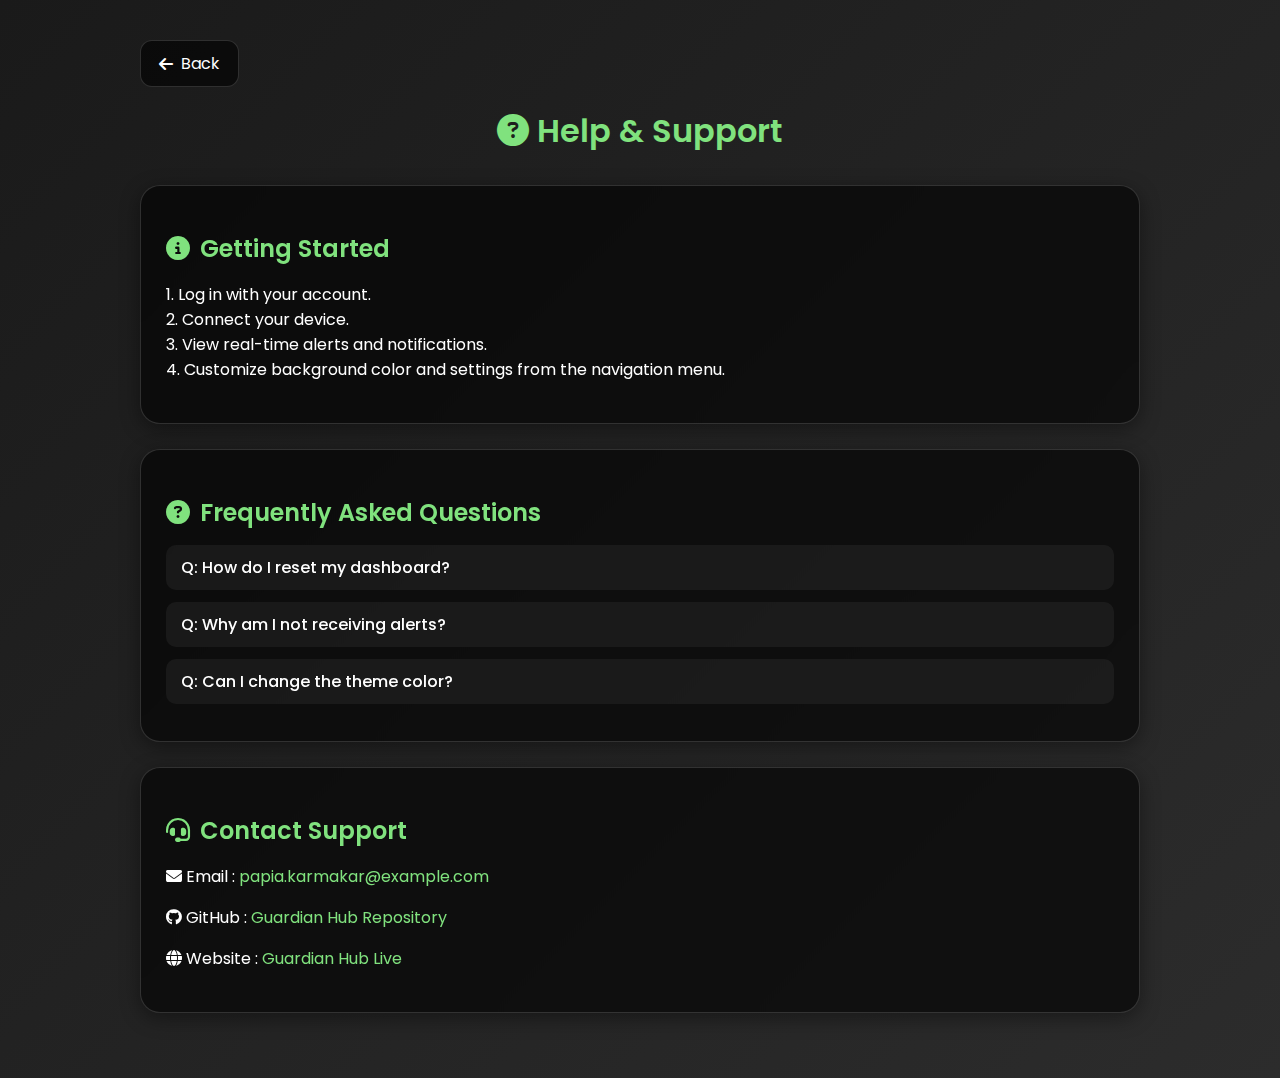
<file: Help.html>
<!DOCTYPE html>
<html lang="en">

<head>
    <meta charset="UTF-8">
    <meta name="viewport" content="width=device-width, initial-scale=1.0">

    <!-- ✅ Favicon -->
    <link rel="icon" href="https://papia-tech.github.io/Guardian_Hub/Favicon.png" type="image/png">

    <title>Help & Support</title>

    <link rel="stylesheet" href="https://cdnjs.cloudflare.com/ajax/libs/font-awesome/6.5.0/css/all.min.css">
    <link href="https://fonts.googleapis.com/css2?family=Poppins:wght@400;600&display=swap" rel="stylesheet">

    <style>
        :root {
            --base-color: #4CAF50;
            --base-light: #80e27e;
            --card-bg: rgba(0, 0, 0, 0.6);
            --card-border: rgba(255, 255, 255, 0.15);
        }

        body {
            font-family: 'Poppins', sans-serif;
            background: linear-gradient(135deg, #1a1a1a, #2c2c2c);
            color: #fff;
            margin: 0;
            padding: 0;
            min-height: 100vh;
        }

        /* Container */
        .container {
            max-width: 1000px;
            margin: auto;
            padding: 40px 20px;
        }

        header {
            font-size: 2rem;
            font-weight: 600;
            margin-bottom: 30px;
            text-align: center;
            color: var(--base-light);
        }

        /* Back button */
        .back-btn {
            display: inline-flex;
            align-items: center;
            gap: 8px;
            padding: 10px 18px;
            margin-bottom: 20px;
            background: var(--card-bg);
            border: 1px solid var(--card-border);
            border-radius: 12px;
            color: #fff;
            font-size: 16px;
            text-decoration: none;
            transition: all 0.3s ease;
        }

        .back-btn:hover {
            background: var(--base-color);
            border-color: var(--base-light);
            color: #000;
            transform: translateY(-2px);
        }

        /* Card */
        .card {
            background: var(--card-bg);
            backdrop-filter: blur(12px);
            border: 1px solid var(--card-border);
            border-radius: 20px;
            padding: 25px;
            margin-bottom: 25px;
            box-shadow: 0 5px 20px rgba(0, 0, 0, 0.4);
        }

        .card h2 {
            font-size: 1.5rem;
            font-weight: 600;
            margin-bottom: 15px;
            display: flex;
            align-items: center;
            gap: 10px;
            color: var(--base-light);
        }

        .faq-item {
            margin-bottom: 15px;
        }

        /* FAQ interactive */
        details {
            background: rgba(255, 255, 255, 0.05);
            padding: 10px 15px;
            border-radius: 10px;
            margin-bottom: 12px;
            cursor: pointer;
            transition: all 0.3s ease;
        }

        details:hover {
            background: rgba(255, 255, 255, 0.1);
        }

        summary {
            font-weight: 500;
            font-size: 1rem;
            outline: none;
            list-style: none;
        }

        summary::-webkit-details-marker {
            display: none;
        }

        a {
            color: var(--base-light);
            text-decoration: none;
            transition: color 0.3s;
        }

        a:hover {
            color: var(--base-color);
        }
    </style>
</head>

<body>
    <div class="container">
        <a href="dashboard.html" class="back-btn"><i class="fa-solid fa-arrow-left"></i> Back</a>

        <header><i class="fa-solid fa-circle-question"></i> Help & Support</header>

        <!-- Getting Started -->
        <div class="card">
            <h2><i class="fa-solid fa-circle-info"></i> Getting Started</h2>
            <p>
                1. Log in with your account.<br>
                2. Connect your device.<br>
                3. View real-time alerts and notifications.<br>
                4. Customize background color and settings from the navigation menu.<br>
            </p>
        </div>

        <!-- FAQ -->
        <div class="card">
            <h2><i class="fa-solid fa-circle-question"></i> Frequently Asked Questions</h2>
            <details>
                <summary>Q: How do I reset my dashboard?</summary>
                <p>A: Go to <i>Settings</i> → <i>System Reset</i>. This will clear temporary data but keep your saved
                    devices.</p>
            </details>
            <details>
                <summary>Q: Why am I not receiving alerts?</summary>
                <p>A: Ensure your devices are properly connected and your internet is stable. Check the <i>Connected</i>
                    status.</p>
            </details>
            <details>
                <summary>Q: Can I change the theme color?</summary>
                <p>A: Yes! Use the <i>Background</i> option in the navigation menu to pick a color.</p>
            </details>
        </div>

        <!-- Contact -->
        <div class="card">
            <h2><i class="fa-solid fa-headset"></i> Contact Support</h2>
            <p><i class="fa-solid fa-envelope"></i> Email : <a
                    href="mailto:papia.karmakar@example.com">papia.karmakar@example.com</a></p>
            <p><i class="fa-brands fa-github"></i> GitHub : <a href="https://github.com/papia-tech/Guardian_Hub"
                    target="_blank">Guardian Hub Repository</a></p>
            <p><i class="fa-solid fa-globe"></i> Website : <a href="https://papia-tech.github.io/Guardian_Hub/"
                    target="_blank">Guardian Hub Live</a></p>
        </div>
    </div>
</body>

</html>
</file>
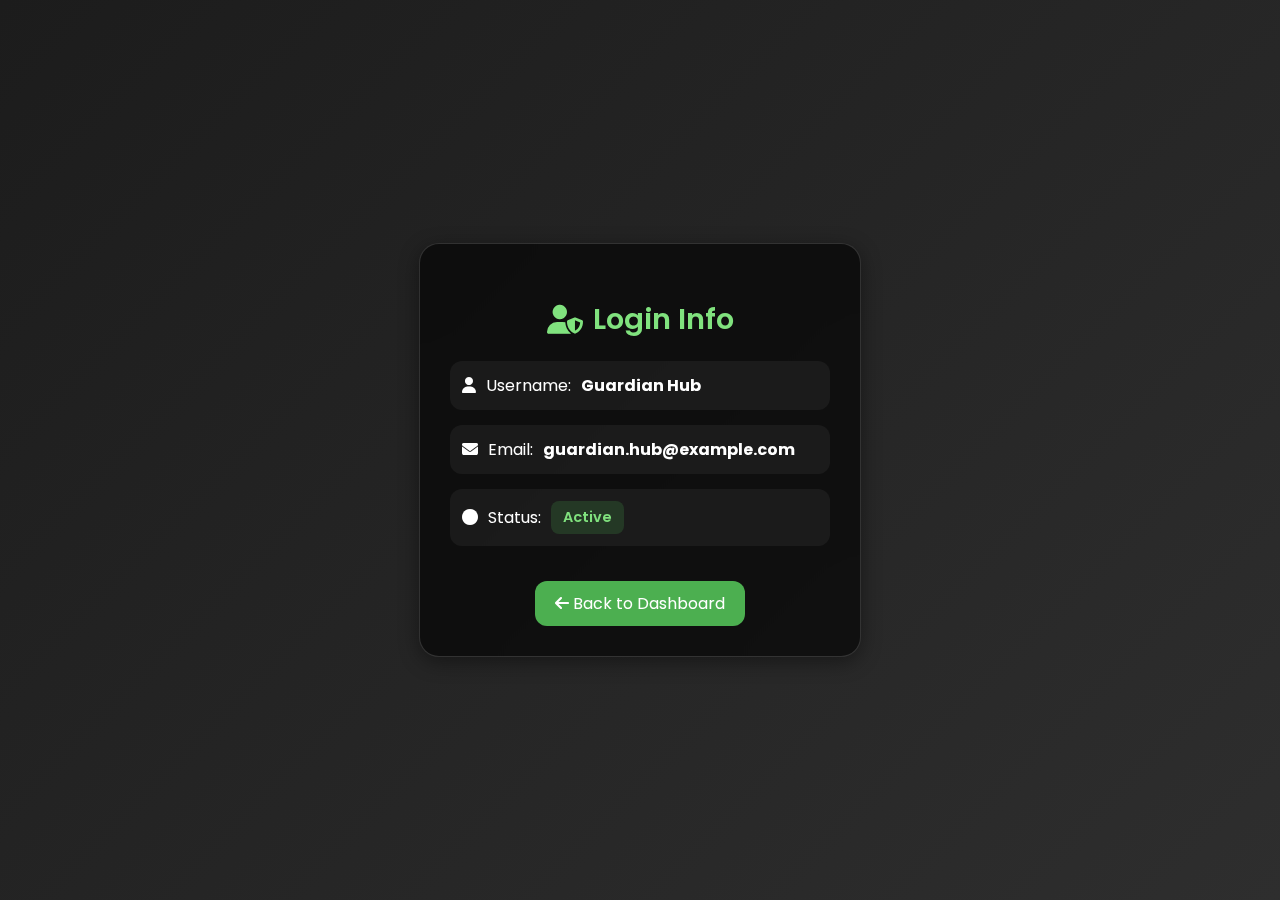
<file: Login.html>
<!DOCTYPE html>
<html lang="en">

<head>
    <meta charset="UTF-8">
    <meta name="viewport" content="width=device-width, initial-scale=1.0">

    <!-- ✅ Favicon -->
    <link rel="icon" href="https://papia-tech.github.io/Guardian_Hub/Favicon.png" type="image/png">

    <title>Guardian Hub - Login View</title>

    <link rel="stylesheet" href="https://cdnjs.cloudflare.com/ajax/libs/font-awesome/6.5.0/css/all.min.css">
    <link href="https://fonts.googleapis.com/css2?family=Poppins:wght@400;600&display=swap" rel="stylesheet">

    <style>
        :root {
            --base-color: #4CAF50;
            --base-light: #80e27e;
            --card-bg: rgba(0, 0, 0, 0.6);
            --card-border: rgba(255, 255, 255, 0.15);
        }

        body {
            font-family: 'Poppins', sans-serif;
            background: linear-gradient(135deg, #1c1c1c, #2e2e2e);
            color: #fff;
            margin: 0;
            padding: 0;
            min-height: 100vh;
            display: flex;
            justify-content: center;
            align-items: center;
        }

        .card {
            width: 380px;
            background: var(--card-bg);
            backdrop-filter: blur(12px);
            border: 1px solid var(--card-border);
            border-radius: 20px;
            padding: 30px;
            box-shadow: 0 5px 20px rgba(0, 0, 0, 0.4);
            text-align: center;
            animation: fadeIn 0.7s ease forwards;
        }

        .card h2 {
            font-size: 1.8rem;
            font-weight: 600;
            margin-bottom: 20px;
            color: var(--base-light);
            display: flex;
            justify-content: center;
            align-items: center;
            gap: 10px;
        }

        .info-item {
            margin: 15px 0;
            padding: 12px;
            background: rgba(255, 255, 255, 0.05);
            border-radius: 12px;
            font-size: 1rem;
            display: flex;
            align-items: center;
            gap: 10px;
        }

        .status {
            padding: 6px 12px;
            border-radius: 8px;
            font-size: 0.9rem;
            font-weight: 600;
        }

        .active {
            background: rgba(76, 175, 80, 0.2);
            color: var(--base-light);
        }

        .inactive {
            background: rgba(255, 99, 71, 0.2);
            color: #ff6f61;
        }

        .btn {
            display: inline-block;
            margin-top: 20px;
            padding: 10px 20px;
            border-radius: 12px;
            border: none;
            cursor: pointer;
            font-size: 1rem;
            background: var(--base-color);
            color: #fff;
            transition: all 0.3s;
            text-decoration: none;
        }

        .btn:hover {
            background: var(--base-light);
            color: #000;
            transform: translateY(-2px);
        }

        @keyframes fadeIn {
            from {
                opacity: 0;
                transform: translateY(10px);
            }

            to {
                opacity: 1;
                transform: translateY(0);
            }
        }
    </style>
</head>

<body>
    <div class="card">
        <h2><i class="fa-solid fa-user-shield"></i> Login Info</h2>

        <div class="info-item">
            <i class="fa-solid fa-user"></i> Username: <strong>Guardian Hub</strong>
        </div>
        <div class="info-item">
            <i class="fa-solid fa-envelope"></i> Email: <strong>guardian.hub@example.com</strong>
        </div>
        <div class="info-item">
            <i class="fa-solid fa-circle"></i> Status:
            <span class="status active">Active</span>
        </div>

        <a href="dashboard.html" class="btn"><i class="fa-solid fa-arrow-left"></i> Back to Dashboard</a>
    </div>
</body>

</html>
</file>
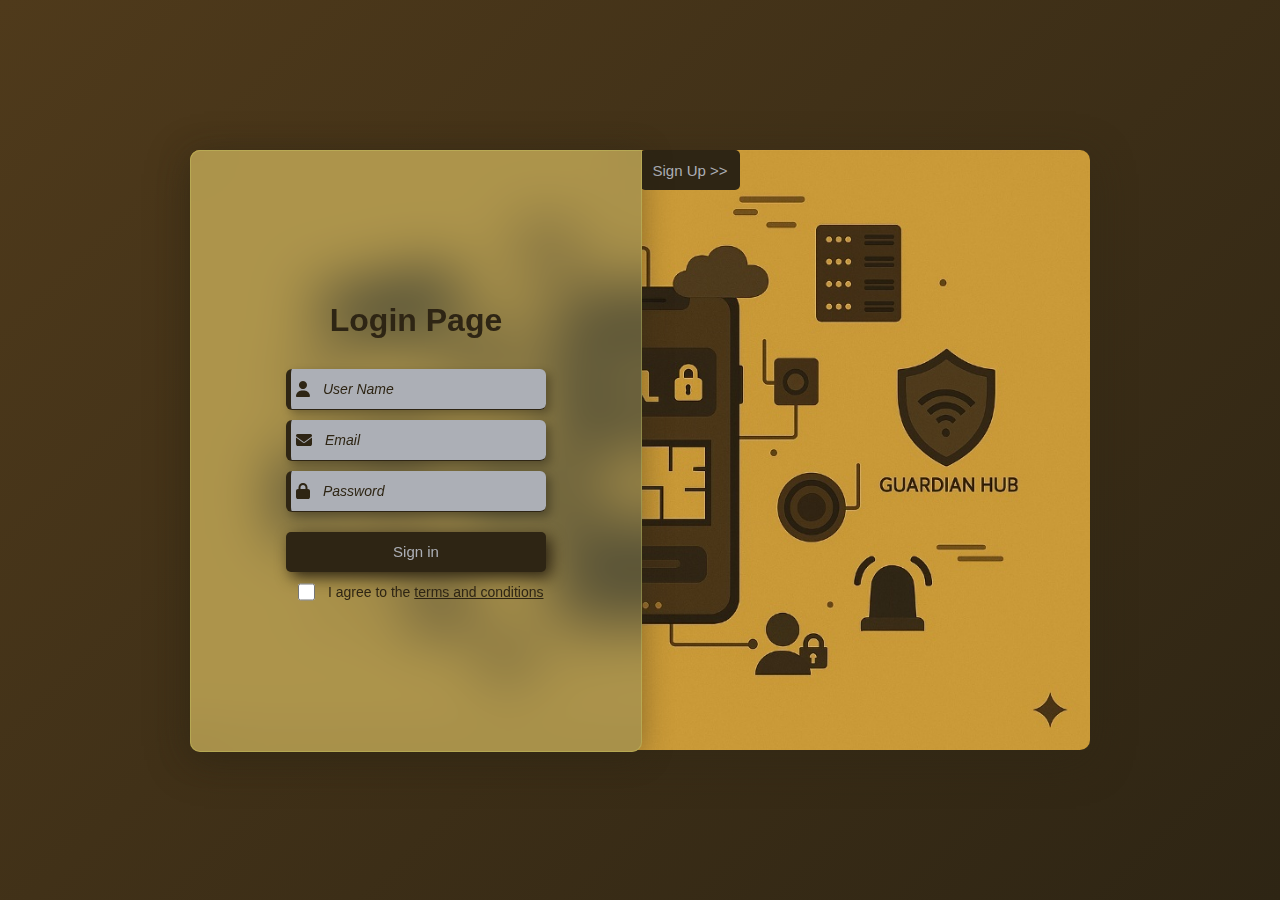
<file: login.html>
<!DOCTYPE html>
<html lang="en">

<head>
    <meta charset="UTF-8" />
    <title>Login</title>
    <link rel="shortcut icon" href="favicon.png" type="image/x-icon" />
    <link rel="stylesheet" href="https://cdnjs.cloudflare.com/ajax/libs/font-awesome/6.5.0/css/all.min.css" />

    <style>
        body {
            margin: 0;
            background: linear-gradient(135deg, #4f3a1b, #2e2514);
            height: 100vh;
            display: flex;
            justify-content: center;
            align-items: center;
            font-family: "Segoe UI", sans-serif;
            color: white;
            overflow-y: hidden;
        }

        .container {
            position: relative;
            width: 900px;
            height: 600px;
            box-shadow: 0 10px 40px rgba(46, 37, 20, 0.4);
        }

        .back {
            position: absolute;
            z-index: 1;
            width: 900px;
            height: 600px;
            border-radius: 10px;
            background: url('login.png') no-repeat center/cover;
        }

        h1 {
            color: rgba(46, 37, 20, 255);
            font-weight: bold;
            margin-bottom: 30px;
        }

        .front {
            position: absolute;
            z-index: 3;
            width: 450px;
            height: 600px;
            border-radius: 10px 0px 10px 10px;
            background-color: rgba(130, 139, 104, 0.4);
            box-shadow: 0 4px 30px rgba(46, 37, 20, 0.4);
            backdrop-filter: blur(30px);
            -webkit-backdrop-filter: blur(20px);
            border: 1px solid rgba(212, 221, 106, 0.3);
            top: 0;
            left: 0;
            display: flex;
            flex-direction: column;
            justify-content: center;
            align-items: center;
        }

        /* Slide to right */
        .slide-right {
            animation: slideRight 1s forwards;
        }

        @keyframes slideRight {
            from {
                left: 0;
                border-radius: 10px 0px 10px 10px;
            }

            80% {
                border-radius: 10px 10px 10px 10px;
            }

            to {
                left: 450px;
                border-radius: 0px 10px 10px 10px;
            }
        }

        /* Slide back to left */
        .slide-left {
            animation: slideLeft 1s forwards;
        }

        @keyframes slideLeft {
            from {
                left: 450px;
                border-radius: 0px 10px 10px 10px;
            }

            20% {
                border-radius: 10px 10px 10px 10px;
            }

            to {
                left: 0;
                border-radius: 10px 0px 10px 10px;
            }
        }

        .minifront {
            position: absolute;
            z-index: 2;
            width: 100px;
            height: 40px;
            border-radius: 0px 5px 5px 0px;
            background-color: rgba(172, 175, 182);
            top: 0;
            left: 450px;
            display: flex;
            justify-content: center;
            align-items: center;
            transition: all 1s ease-in-out;
        }

        .minifront.move-left {
            left: 350px;
            border-radius: 10px;
        }

        .minifront.move-right {
            left: 450px;
            border-radius: 10px;
        }

        .button1 {
            width: 100px;
            height: 40px;
            border-radius: 5px;
            background-color: rgba(46, 37, 20, 255);
            border: none;
            font-size: 15px;
            color: #acafb6;
            cursor: pointer;
        }

        .button1:hover {
            background-color: rgb(79, 65, 38);
        }


        .button2 {
            width: 260px;
            height: 40px;
            border-radius: 5px;
            background-color: rgba(46, 37, 20, 255);
            border: none;
            margin-top: 10px;
            font-size: 15px;
            color: #acafb6;
            box-shadow: 5px 5px 15px rgba(46, 37, 20, 255);
            cursor: pointer;
        }

        .button2:hover {
            background-color: rgb(79, 65, 38);
        }

        .button2 a {
            text-decoration: none;
            color: #acafb6;
        }

        form {
            display: flex;
            flex-direction: column;
        }

        .input-container {
            border-left: 5px solid rgba(46, 37, 20, 255);
            border-bottom: 1px solid rgba(46, 37, 20, 255);
            box-shadow: 4px 4px 10px rgba(0, 0, 0, 0.3);
            margin-bottom: 10px;
            width: 250px;
            height: 40px;
            border-radius: 6px;
            padding-left: 5px;
            gap: 8px;
            background-color: #acafb6;
            display: flex;
            align-items: center;
        }

        .input-container i {
            color: rgba(46, 37, 20, 255);
            font-size: 16px;
        }

        input::placeholder {
            color: rgba(46, 37, 20, 255);
            font-style: italic;
            opacity: 1;
        }

        input:focus {
            font-family: 'Arial';
            color: rgba(46, 37, 20, 255);
            font-size: 14px;
        }

        .input-container input {
            flex: 1;
            height: 70%;
            border: none;
            outline: none;
            background: transparent;
            caret-color: rgba(46, 37, 20, 255);
            padding-left: 5px;
            font-size: 14px;
            border-radius: 4px;
        }
    </style>
</head>

<body>


    <div class="container">
        <div class="back"></div>

        <div class="minifront move-right" id="mini">
            <button class="button1" id="toggleButton">Sign Up >></button>
        </div>

        <div class="front" id="panel">
            <h1 id="formTitle">Login Page</h1>

            <form action="/submit" method="post">
                <div class="input-container">
                    <i class="fa fa-user icon"></i>
                    <input type="text" id="text" name="text" placeholder="User Name" required>
                </div>

                <div class="input-container">
                    <i class="fa fa-envelope icon"></i>
                    <input type="email" id="email" name="email" placeholder="Email" required>
                </div>

                <div class="input-container">
                    <i class="fa fa-lock icon"></i>
                    <input type="password" id="password" name="password" placeholder="Password" required>
                </div>
            </form>

            <button class="button2" id="mainButton"><a href="templates/dashboard.html" target="blank">Sign
                    in</a></button>
            <div class="input-container" style="gap: 10px; background: transparent; box-shadow: none; border: none;">
                <input type="checkbox" id="checkbox" name="checkbox" required>
                <label for="checkbox" style="color: rgba(46, 37, 20, 255); font-size: 14px;">
                    I agree to the <a href="#" style="color: rgba(46, 37, 20, 255); text-decoration: underline;">terms and conditions</a>

                </label>
            </div>
        </div>
    </div>

    <script>
        const toggleButton = document.getElementById('toggleButton');
        const frontPanel = document.getElementById('panel');
        const miniPanel = document.getElementById('mini');
        const formTitle = document.getElementById('formTitle');
        const mainButton = document.getElementById('mainButton');

        let isMoved = false;

        toggleButton.addEventListener('click', () => {
            if (!isMoved) {
                // Move to sign up
                frontPanel.classList.remove('slide-left');
                frontPanel.classList.add('slide-right');
                miniPanel.classList.remove('move-right');
                miniPanel.classList.add('move-left');
                toggleButton.textContent = 'Sign In <<';

                // Change heading and button
                formTitle.textContent = 'Sign Up';
                mainButton.textContent = 'Create Account';
            } else {
                // Back to login
                frontPanel.classList.remove('slide-right');
                frontPanel.classList.add('slide-left');
                miniPanel.classList.remove('move-left');
                miniPanel.classList.add('move-right');
                toggleButton.textContent = 'Sign Up >>';

                // Change heading and button
                formTitle.textContent = 'Login Page';
                mainButton.textContent = 'Sign in';
            }

            isMoved = !isMoved;
        });
    </script>
</body>

</html>
</file>
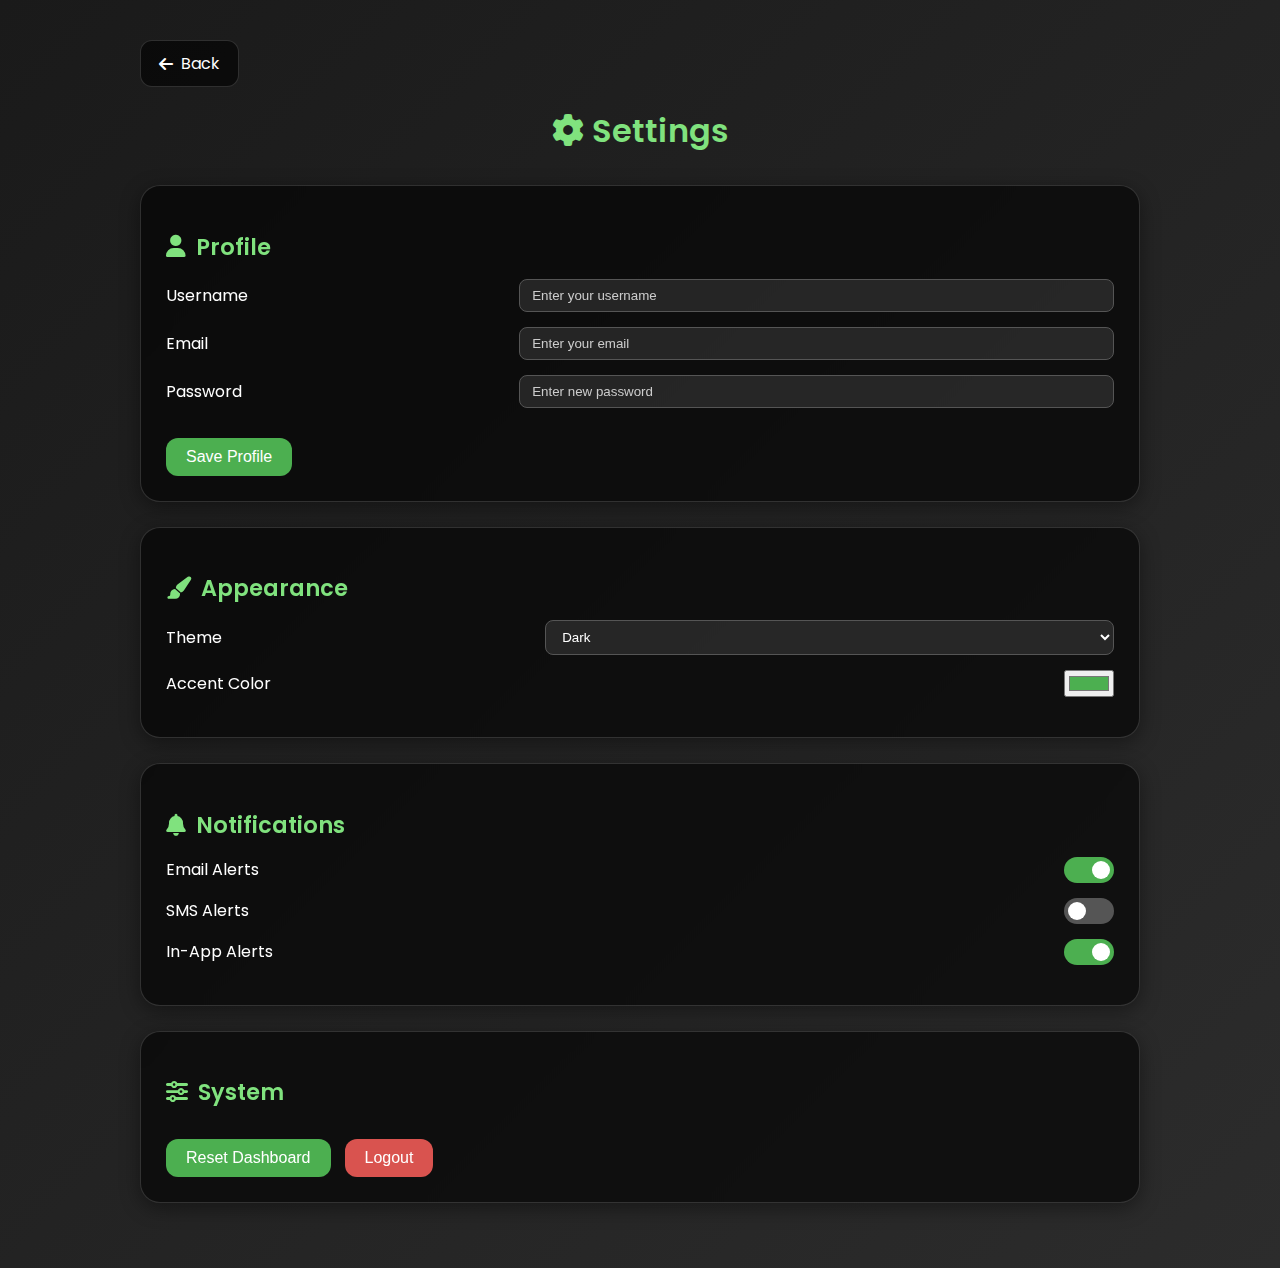
<file: Settings.html>
<!DOCTYPE html>
<html lang="en">

<head>
    <meta charset="UTF-8">
    <meta name="viewport" content="width=device-width, initial-scale=1.0">

    <!-- ✅ Favicon -->
    <link rel="icon" href="https://papia-tech.github.io/Guardian_Hub/Favicon.png" type="image/png">

    <title>Guardian Hub - Settings</title>

    <link rel="stylesheet" href="https://cdnjs.cloudflare.com/ajax/libs/font-awesome/6.5.0/css/all.min.css">
    <link href="https://fonts.googleapis.com/css2?family=Poppins:wght@400;600&display=swap" rel="stylesheet">

    <style>
        :root {
            --base-color: #4CAF50;
            --base-light: #80e27e;
            --card-bg: rgba(0, 0, 0, 0.6);
            --card-border: rgba(255, 255, 255, 0.15);
        }

        body {
            font-family: 'Poppins', sans-serif;
            background: linear-gradient(135deg, #1a1a1a, #2c2c2c);
            color: #fff;
            margin: 0;
            padding: 0;
            min-height: 100vh;
        }

        .container {
            max-width: 1000px;
            margin: auto;
            padding: 40px 20px;
        }

        header {
            font-size: 2rem;
            font-weight: 600;
            margin-bottom: 30px;
            text-align: center;
            color: var(--base-light);
        }

        .back-btn {
            display: inline-flex;
            align-items: center;
            gap: 8px;
            padding: 10px 18px;
            margin-bottom: 20px;
            background: var(--card-bg);
            border: 1px solid var(--card-border);
            border-radius: 12px;
            color: #fff;
            font-size: 16px;
            text-decoration: none;
            transition: all 0.3s ease;
        }

        .back-btn:hover {
            background: var(--base-color);
            border-color: var(--base-light);
            color: #000;
            transform: translateY(-2px);
        }

        .card {
            background: var(--card-bg);
            backdrop-filter: blur(12px);
            border: 1px solid var(--card-border);
            border-radius: 20px;
            padding: 25px;
            margin-bottom: 25px;
            box-shadow: 0 5px 20px rgba(0, 0, 0, 0.4);
        }

        .card h2 {
            font-size: 1.4rem;
            font-weight: 600;
            margin-bottom: 15px;
            display: flex;
            align-items: center;
            gap: 10px;
            color: var(--base-light);
        }

        .setting-item {
            display: flex;
            justify-content: space-between;
            align-items: center;
            margin: 15px 0;
            font-size: 1rem;
        }

        input[type="text"],
        input[type="email"],
        input[type="password"],
        select {
            width: 60%;
            padding: 8px 12px;
            border-radius: 8px;
            border: 1px solid #555;
            background: rgba(255, 255, 255, 0.1);
            color: #fff;
            outline: none;
        }

        input[type="text"]::placeholder,
        input[type="email"]::placeholder,
        input[type="password"]::placeholder {
            color: #ccc;
        }

        /* Toggle switch */
        .switch {
            position: relative;
            display: inline-block;
            width: 50px;
            height: 26px;
        }

        .switch input {
            opacity: 0;
            width: 0;
            height: 0;
        }

        .slider {
            position: absolute;
            cursor: pointer;
            top: 0;
            left: 0;
            right: 0;
            bottom: 0;
            background-color: #555;
            transition: 0.3s;
            border-radius: 34px;
        }

        .slider:before {
            position: absolute;
            content: "";
            height: 18px;
            width: 18px;
            border-radius: 50%;
            left: 4px;
            bottom: 4px;
            background-color: white;
            transition: 0.3s;
        }

        input:checked+.slider {
            background-color: var(--base-color);
        }

        input:checked+.slider:before {
            transform: translateX(24px);
        }

        /* Buttons */
        .btn {
            display: inline-block;
            margin-top: 15px;
            padding: 10px 20px;
            border-radius: 12px;
            border: none;
            cursor: pointer;
            font-size: 1rem;
            background: var(--base-color);
            color: #fff;
            transition: all 0.3s;
        }

        .btn:hover {
            background: var(--base-light);
            transform: translateY(-2px);
        }
    </style>
</head>

<body>
    <div class="container">
        <a href="dashboard.html" class="back-btn"><i class="fa-solid fa-arrow-left"></i> Back</a>

        <header><i class="fa-solid fa-gear"></i> Settings</header>

        <!-- Profile Settings -->
        <div class="card">
            <h2><i class="fa-solid fa-user"></i> Profile</h2>
            <div class="setting-item">
                <label>Username</label>
                <input type="text" placeholder="Enter your username">
            </div>
            <div class="setting-item">
                <label>Email</label>
                <input type="email" placeholder="Enter your email">
            </div>
            <div class="setting-item">
                <label>Password</label>
                <input type="password" placeholder="Enter new password">
            </div>
            <button class="btn">Save Profile</button>
        </div>

        <!-- Appearance Settings -->
        <div class="card">
            <h2><i class="fa-solid fa-paint-brush"></i> Appearance</h2>
            <div class="setting-item">
                <label>Theme</label>
                <select>
                    <option>Light</option>
                    <option selected>Dark</option>
                </select>
            </div>
            <div class="setting-item">
                <label>Accent Color</label>
                <input type="color" value="#4CAF50">
            </div>
        </div>

        <!-- Notifications -->
        <div class="card">
            <h2><i class="fa-solid fa-bell"></i> Notifications</h2>
            <div class="setting-item">
                <label>Email Alerts</label>
                <label class="switch">
                    <input type="checkbox" checked>
                    <span class="slider"></span>
                </label>
            </div>
            <div class="setting-item">
                <label>SMS Alerts</label>
                <label class="switch">
                    <input type="checkbox">
                    <span class="slider"></span>
                </label>
            </div>
            <div class="setting-item">
                <label>In-App Alerts</label>
                <label class="switch">
                    <input type="checkbox" checked>
                    <span class="slider"></span>
                </label>
            </div>
        </div>

        <!-- System Options -->
        <div class="card">
            <h2><i class="fa-solid fa-sliders"></i> System</h2>
            <button class="btn">Reset Dashboard</button>
            <button class="btn" style="background:#d9534f; margin-left:10px;">Logout</button>
        </div>
    </div>
</body>

</html>
</file>
